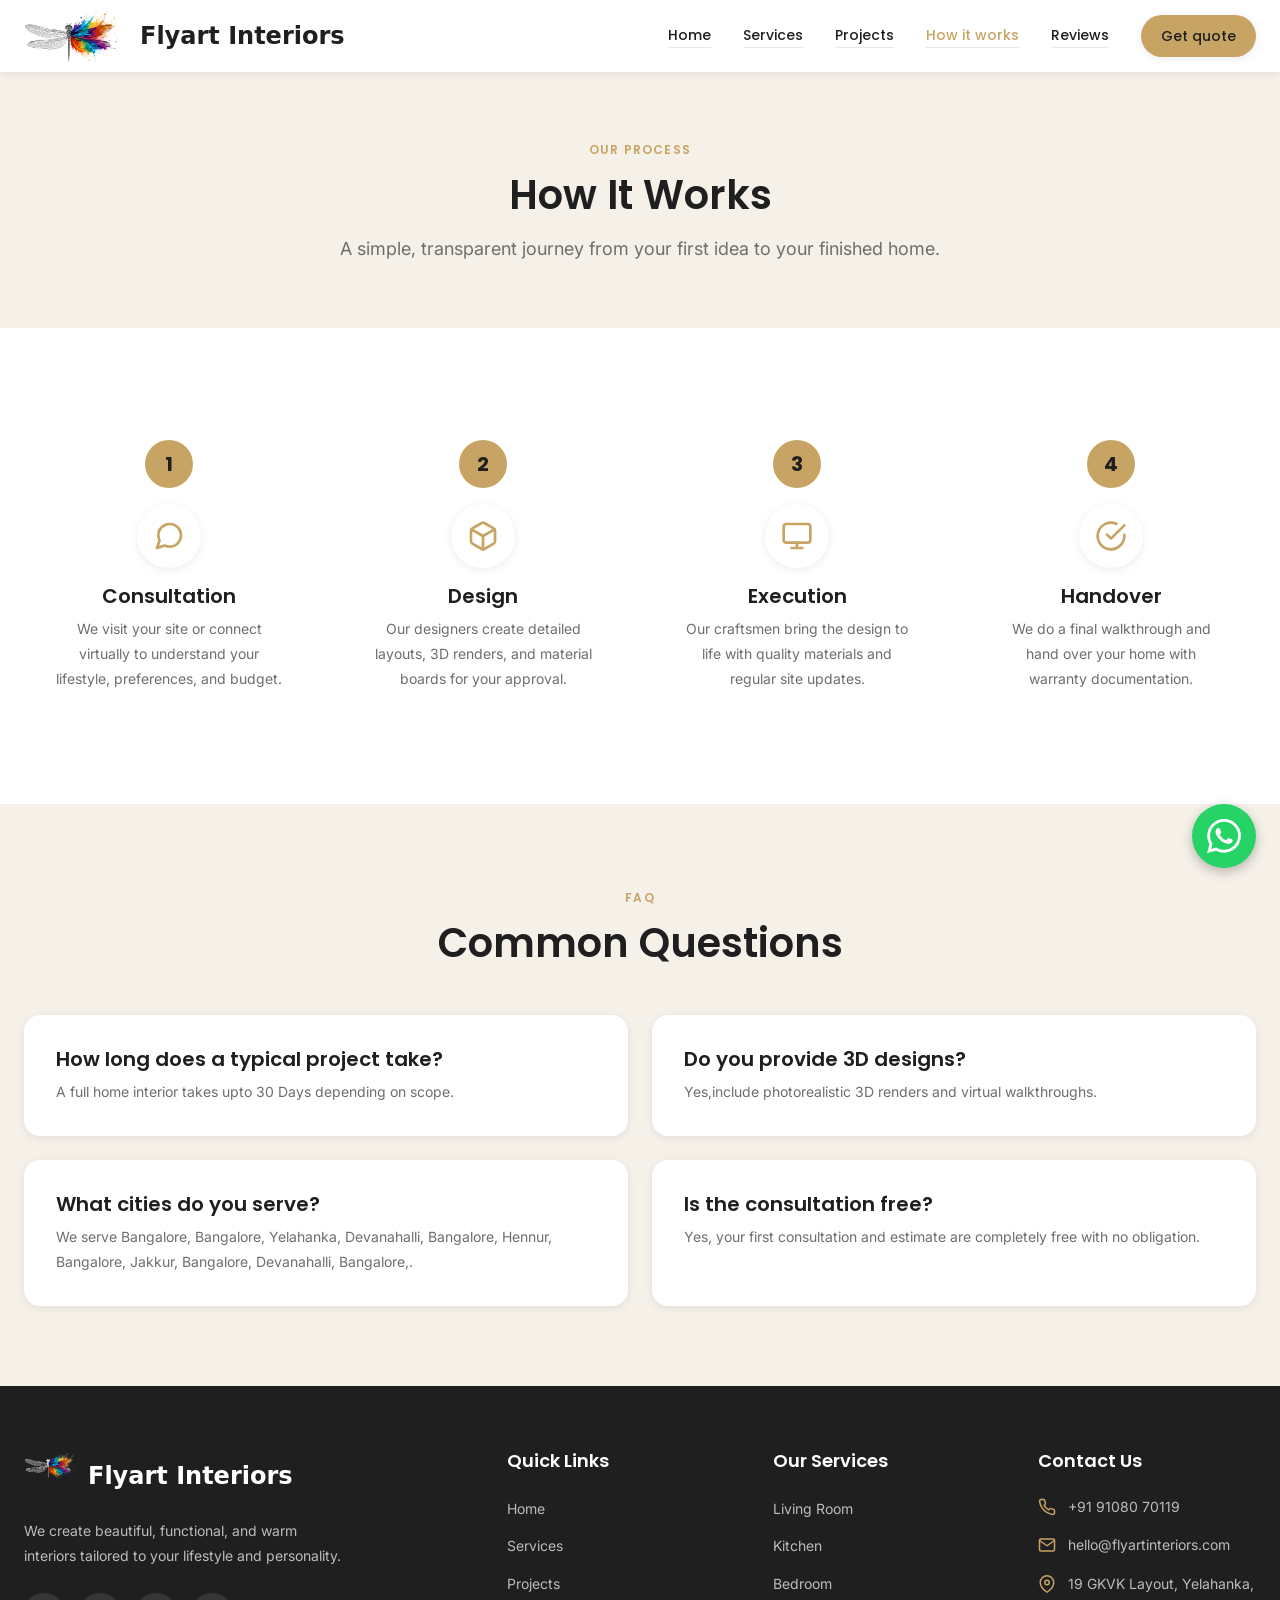
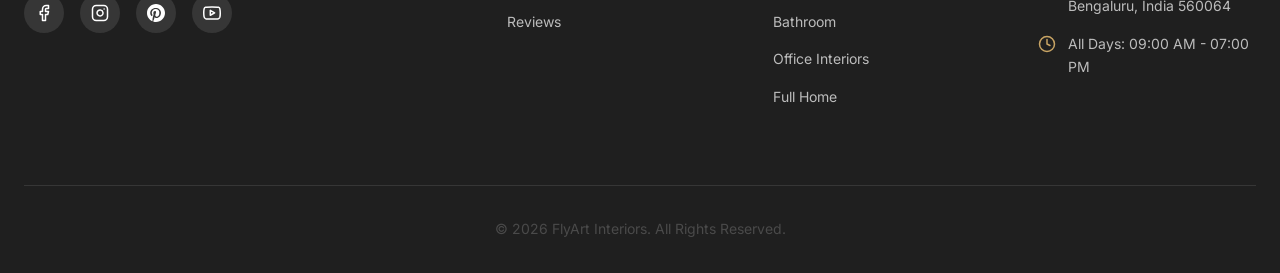
<file: how-it-works.html>
<!DOCTYPE html>
<html lang="en">
<head>
  <meta charset="UTF-8">
  <meta name="viewport" content="width=device-width, initial-scale=1.0">
  <meta name="description" content="Learn how FlyArt Interiors works - from consultation to design, execution, and handover.">
  <title>How It Works | FlyArt Interiors</title>
  <link rel="stylesheet" href="css/main.css">
  <link rel="icon" type="image/svg+xml" href="images/favicon.svg">
</head>
<body>
  <header class="navbar">
    <div class="container">
      <a href="index.html" class="logo" aria-label="FlyArt Interiors home">
        <img src="images/flyartlogo.svg" alt="FlyArt Interiors logo" class="logo-img"> <span class="logo-text"> Flyart Interiors</span>
      </a>
      <nav aria-label="Main navigation">
        <a href="index.html#lead-form" class="btn btn-primary btn-small nav-cta-mobile">Get quote</a>
        <button class="nav-toggle" aria-label="Toggle menu" aria-expanded="false" aria-controls="nav-menu"><span></span><span></span><span></span></button>
        <div class="nav-menu" id="nav-menu">
          <a href="index.html">Home</a>
          <a href="services.html">Services</a>
          <a href="projects.html">Projects</a>
          <a href="how-it-works.html" class="active">How it works</a>
          <a href="reviews.html">Reviews</a>
          <a href="index.html#lead-form" class="btn btn-primary btn-small nav-cta">Get quote</a>
        </div>
      </nav>
    </div>
  </header>

  <main>
    <section class="page-header">
      <div class="container">
        <span class="section-label">Our Process</span>
        <h1 class="page-header-title">How It Works</h1>
        <p class="page-header-subtitle">A simple, transparent journey from your first idea to your finished home.</p>
      </div>
    </section>

    <section class="section section-white">
      <div class="container">
        <div class="process-steps grid grid-4">
          <div class="step-card fade-in">
            <div class="step-number">1</div>
            <div class="step-icon"><svg xmlns="http://www.w3.org/2000/svg" viewBox="0 0 24 24" fill="none" stroke="currentColor" stroke-width="2" stroke-linecap="round" stroke-linejoin="round"><path d="M21 11.5a8.38 8.38 0 0 1-.9 3.8 8.5 8.5 0 0 1-7.6 4.7 8.38 8.38 0 0 1-3.8-.9L3 21l1.9-5.7a8.38 8.38 0 0 1-.9-3.8 8.5 8.5 0 0 1 4.7-7.6 8.38 8.38 0 0 1 3.8-.9h.5a8.48 8.48 0 0 1 8 8v.5z"></path></svg></div>
            <h3 class="step-title">Consultation</h3>
            <p class="step-text">We visit your site or connect virtually to understand your lifestyle, preferences, and budget.</p>
          </div>
          <div class="step-card fade-in">
            <div class="step-number">2</div>
            <div class="step-icon"><svg xmlns="http://www.w3.org/2000/svg" viewBox="0 0 24 24" fill="none" stroke="currentColor" stroke-width="2" stroke-linecap="round" stroke-linejoin="round"><path d="M21 16V8a2 2 0 0 0-1-1.73l-7-4a2 2 0 0 0-2 0l-7 4A2 2 0 0 0 3 8v8a2 2 0 0 0 1 1.73l7 4a2 2 0 0 0 2 0l7-4A2 2 0 0 0 21 16z"></path><polyline points="3.27 6.96 12 12.01 20.73 6.96"></polyline><line x1="12" y1="22.08" x2="12" y2="12"></line></svg></div>
            <h3 class="step-title">Design</h3>
            <p class="step-text">Our designers create detailed layouts, 3D renders, and material boards for your approval.</p>
          </div>
          <div class="step-card fade-in">
            <div class="step-number">3</div>
            <div class="step-icon"><svg xmlns="http://www.w3.org/2000/svg" viewBox="0 0 24 24" fill="none" stroke="currentColor" stroke-width="2" stroke-linecap="round" stroke-linejoin="round"><rect x="2" y="3" width="20" height="14" rx="2" ry="2"></rect><line x1="8" y1="21" x2="16" y2="21"></line><line x1="12" y1="17" x2="12" y2="21"></line></svg></div>
            <h3 class="step-title">Execution</h3>
            <p class="step-text">Our craftsmen bring the design to life with quality materials and regular site updates.</p>
          </div>
          <div class="step-card fade-in">
            <div class="step-number">4</div>
            <div class="step-icon"><svg xmlns="http://www.w3.org/2000/svg" viewBox="0 0 24 24" fill="none" stroke="currentColor" stroke-width="2" stroke-linecap="round" stroke-linejoin="round"><path d="M22 11.08V12a10 10 0 1 1-5.93-9.14"></path><polyline points="22 4 12 14.01 9 11.01"></polyline></svg></div>
            <h3 class="step-title">Handover</h3>
            <p class="step-text">We do a final walkthrough and hand over your home with warranty documentation.</p>
          </div>
        </div>
      </div>
    </section>

    <section class="section section-cream">
      <div class="container">
        <div class="section-header fade-in">
          <span class="section-label">FAQ</span>
          <h2 class="section-title">Common Questions</h2>
        </div>
        <div class="grid grid-2">
          <div class="card fade-in" style="padding: var(--space-xl);"><h4 class="card-title">How long does a typical project take?</h4><p class="card-text">A full home interior takes upto 30 Days depending on scope.</p></div>
          <div class="card fade-in" style="padding: var(--space-xl);"><h4 class="card-title">Do you provide 3D designs?</h4><p class="card-text">Yes,include photorealistic 3D renders and virtual walkthroughs.</p></div>
          <div class="card fade-in" style="padding: var(--space-xl);"><h4 class="card-title">What cities do you serve?</h4><p class="card-text">We serve Bangalore, Bangalore, Yelahanka, Devanahalli, Bangalore, Hennur, Bangalore, Jakkur, Bangalore, Devanahalli, Bangalore,.</p></div>
          <div class="card fade-in" style="padding: var(--space-xl);"><h4 class="card-title">Is the consultation free?</h4><p class="card-text">Yes, your first consultation and estimate are completely free with no obligation.</p></div>
        </div>
      </div>
    </section>
  </main>

  <footer class="footer">
    <div class="container">
      <div class="footer-grid">
        <div class="footer-brand">
          <a href="index.html" class="logo" aria-label="FlyArt Interiors home"><img src="images/flyartlogo footer.svg" alt="FlyArt Interiors logo" class="logo-img"> <span class="logo-text"> Flyart Interiors</span></a>
          <p>We create beautiful, functional, and warm interiors tailored to your lifestyle and personality.</p>
          <div class="footer-social">
            <a href="https://www.facebook.com/flyartinteriors" target="_blank" aria-label="Facebook"><svg xmlns="http://www.w3.org/2000/svg" viewBox="0 0 24 24" fill="none" stroke="currentColor" stroke-width="2" stroke-linecap="round" stroke-linejoin="round"><path d="M18 2h-3a5 5 0 0 0-5 5v3H7v4h3v8h4v-8h3l1-4h-4V7a1 1 0 0 1 1-1h3z"></path></svg></a>
            <a href="https://www.instagram.com/flyartinteriors" target="_blank" aria-label="Instagram"><svg xmlns="http://www.w3.org/2000/svg" viewBox="0 0 24 24" fill="none" stroke="currentColor" stroke-width="2" stroke-linecap="round" stroke-linejoin="round"><rect x="2" y="2" width="20" height="20" rx="5" ry="5"></rect><path d="M16 11.37A4 4 0 1 1 12.63 8 4 4 0 0 1 16 11.37z"></path><line x1="17.5" y1="6.5" x2="17.51" y2="6.5"></line></svg></a>
            <a href="https://www.pinterest.com/flyartinteriors" target="_blank" aria-label="Pinterest">
              <svg xmlns="http://www.w3.org/2000/svg" viewBox="0 0 24 24" fill="currentColor" aria-hidden="true">
                <path d="M12 0C5.373 0 0 5.373 0 12c0 4.99 3.072 9.263 7.405 11.043-.102-.94-.195-2.383.041-3.411.213-.914 1.371-5.83 1.371-5.83s-.349-.697-.349-1.726c0-1.616.937-2.824 2.103-2.824.993 0 1.473.745 1.473 1.639 0 .999-.637 2.491-.966 3.876-.275 1.158.584 2.102 1.736 2.102 2.084 0 3.685-2.197 3.685-5.364 0-2.803-2.014-4.76-4.888-4.76-3.333 0-5.29 2.5-5.29 5.078 0 1.003.387 2.082.871 2.667.096.116.109.22.081.337-.088.37-.285 1.158-.323 1.32-.05.217-.162.264-.375.159-1.398-.653-2.272-2.687-2.272-4.33 0-3.523 2.561-6.764 7.388-6.764 3.88 0 6.896 2.784 6.896 6.5 0 3.872-2.444 6.987-5.84 6.987-1.14 0-2.214-.604-2.579-1.312l-.7 2.67c-.254.958-.945 2.154-1.408 2.88C9.759 23.79 10.858 24 12 24c6.627 0 12-5.373 12-12S18.627 0 12 0z"/>
              </svg>
            </a>
            <a href="https://www.youtube.com/@flyartinteriors" target="_blank" aria-label="YouTube"><svg xmlns="http://www.w3.org/2000/svg" viewBox="0 0 24 24" fill="none" stroke="currentColor" stroke-width="2" stroke-linecap="round" stroke-linejoin="round"><path d="M22.54 6.42a2.78 2.78 0 0 0-1.94-2C18.88 4 12 4 12 4s-6.88 0-8.6.46a2.78 2.78 0 0 0-1.94 2A29 29 0 0 0 1 11.75a29 29 0 0 0 .46 5.33A2.78 2.78 0 0 0 3.4 19.54c1.72.46 8.6.46 8.6.46s6.88 0 8.6-.46a2.78 2.78 0 0 0 1.94-2 29 29 0 0 0 .46-5.25 29 29 0 0 0-.46-5.33z"></path><polygon points="9.75 15.02 15.5 11.75 9.75 8.48 9.75 15.02"></polygon></svg></a>
          </div>
        </div>
        <div><h4 class="footer-title">Quick Links</h4><ul class="footer-links"><li><a href="index.html">Home</a></li><li><a href="services.html">Services</a></li><li><a href="projects.html">Projects</a></li><li><a href="reviews.html">Reviews</a></li></ul></div>
        <div><h4 class="footer-title">Our Services</h4><ul class="footer-links"><li><a href="services.html">Living Room</a></li><li><a href="services.html">Kitchen</a></li><li><a href="services.html">Bedroom</a></li><li><a href="services.html">Bathroom</a></li><li><a href="services.html">Office Interiors</a></li><li><a href="services.html">Full Home</a></li></ul></div>
        <div><h4 class="footer-title">Contact Us</h4><ul class="footer-contact"><li><svg xmlns="http://www.w3.org/2000/svg" viewBox="0 0 24 24" fill="none" stroke="currentColor" stroke-width="2" stroke-linecap="round" stroke-linejoin="round"><path d="M22 16.92v3a2 2 0 0 1-2.18 2 19.79 19.79 0 0 1-8.63-3.07 19.5 19.5 0 0 1-6-6 19.79 19.79 0 0 1-3.07-8.67A2 2 0 0 1 4.11 2h3a2 2 0 0 1 2 1.72 12.84 12.84 0 0 0 .7 2.81 2 2 0 0 1-.45 2.11L8.09 9.91a16 16 0 0 0 6 6l1.27-1.27a2 2 0 0 1 2.11-.45 12.84 12.84 0 0 0 2.81.7A2 2 0 0 1 22 16.92z"></path></svg> +91 91080 70119</li><li><svg xmlns="http://www.w3.org/2000/svg" viewBox="0 0 24 24" fill="none" stroke="currentColor" stroke-width="2" stroke-linecap="round" stroke-linejoin="round"><path d="M4 4h16c1.1 0 2 .9 2 2v12c0 1.1-.9 2-2 2H4c-1.1 0-2-.9-2-2V6c0-1.1.9-2 2-2z"></path><polyline points="22,6 12,13 2,6"></polyline></svg> hello@flyartinteriors.com</li><li><svg xmlns="http://www.w3.org/2000/svg" viewBox="0 0 24 24" fill="none" stroke="currentColor" stroke-width="2" stroke-linecap="round" stroke-linejoin="round"><path d="M21 10c0 7-9 13-9 13s-9-6-9-13a9 9 0 0 1 18 0z"></path><circle cx="12" cy="10" r="3"></circle></svg> 19 GKVK Layout, Yelahanka, Bengaluru, India 560064</li><li><svg xmlns="http://www.w3.org/2000/svg" viewBox="0 0 24 24" fill="none" stroke="currentColor" stroke-width="2" stroke-linecap="round" stroke-linejoin="round"><circle cx="12" cy="12" r="10"></circle><polyline points="12 6 12 12 16 14"></polyline></svg> All Days: 09:00 AM - 07:00 PM</li></ul></div>
      </div>
      <div class="footer-bottom"><p>&copy; 2026 FlyArt Interiors. All Rights Reserved.</p></div>
    </div>
  </footer>

  <script type="module" src="js/main.js"></script>
</body>
</html>
</file>
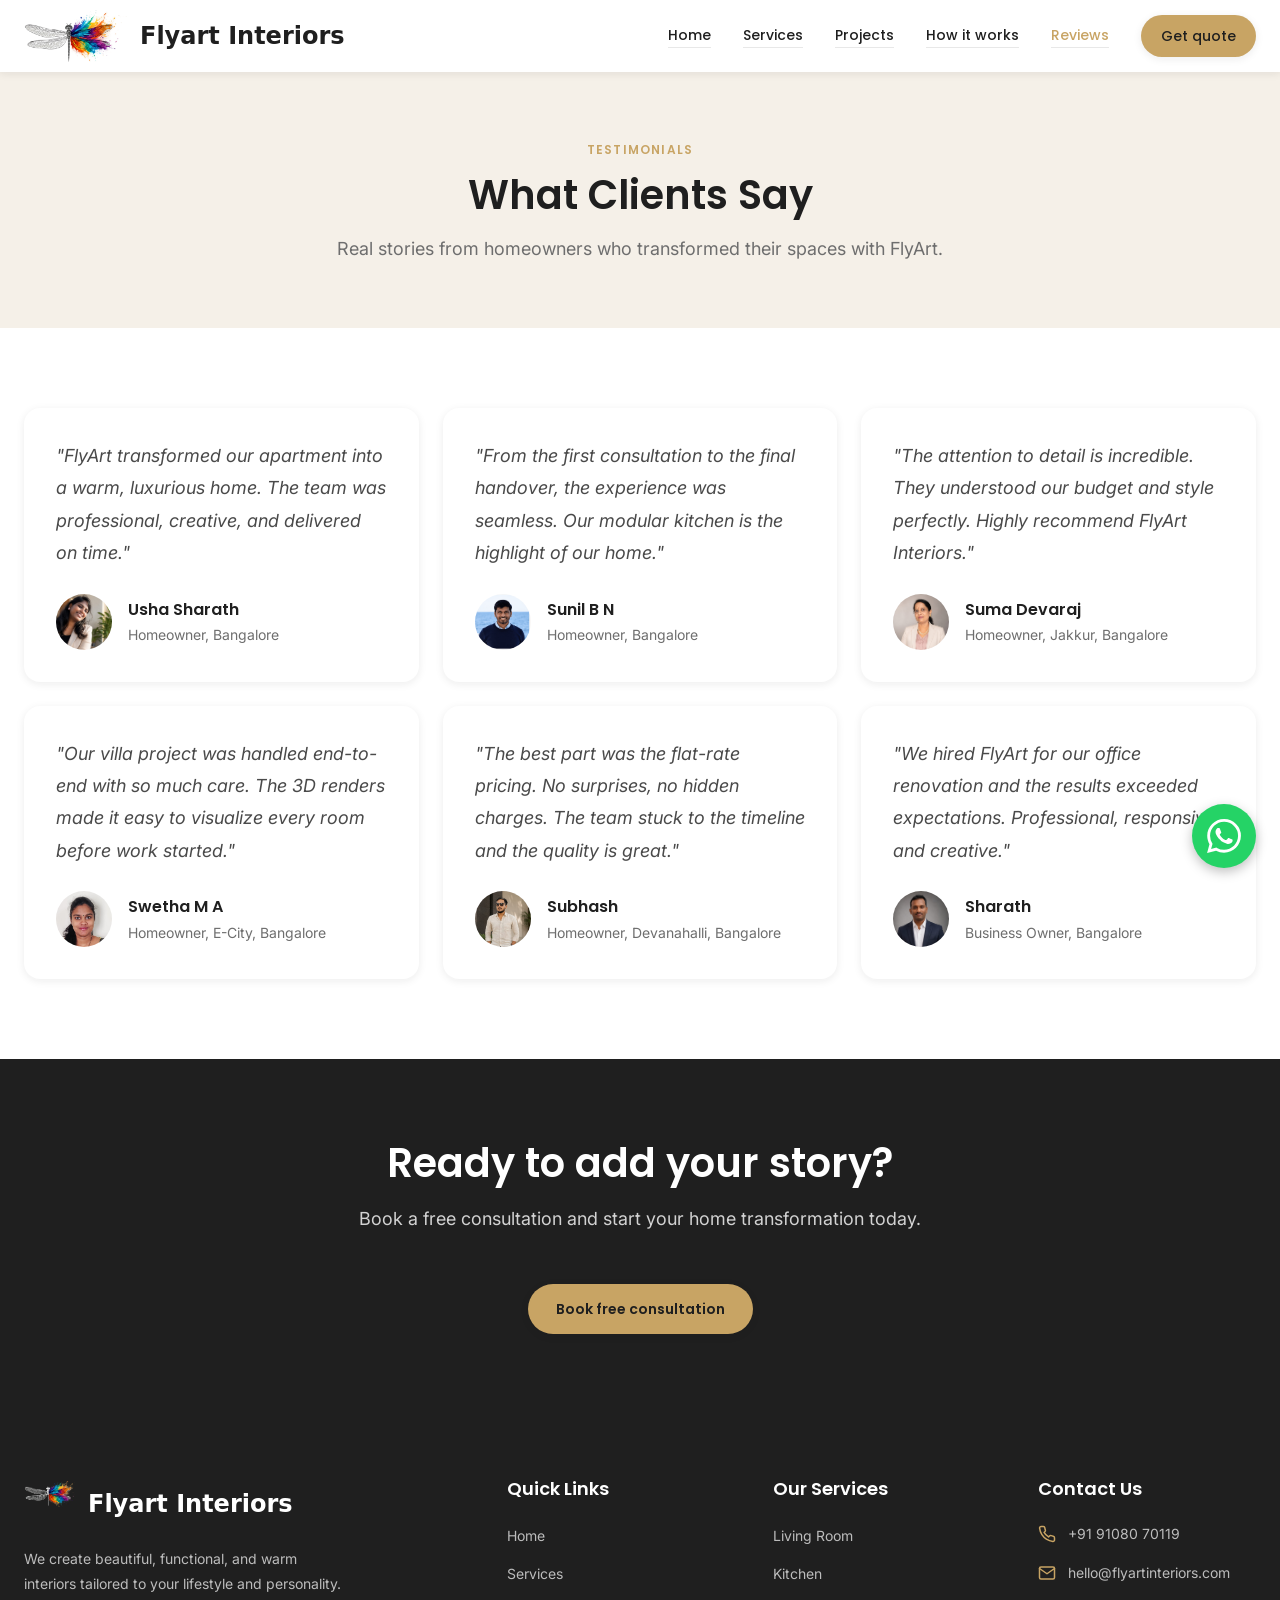
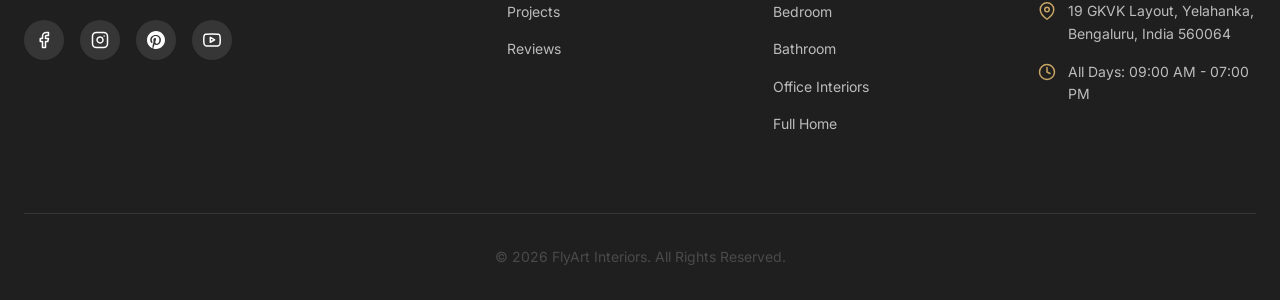
<file: reviews.html>
<!DOCTYPE html>
<html lang="en">
<head>
  <meta charset="UTF-8">
  <meta name="viewport" content="width=device-width, initial-scale=1.0">
  <meta name="description" content="Read reviews and testimonials from happy FlyArt Interiors clients across India.">
  <title>Reviews | FlyArt Interiors</title>
  <link rel="stylesheet" href="css/main.css">
  <link rel="icon" type="image/svg+xml" href="images/favicon.svg">
</head>
<body>
  <header class="navbar">
    <div class="container">
      <a href="index.html" class="logo" aria-label="FlyArt Interiors home">
        <img src="images/flyartlogo.svg" alt="FlyArt Interiors logo" class="logo-img"> <span class="logo-text"> Flyart Interiors</span>
      </a>
      <nav aria-label="Main navigation">
        <a href="index.html#lead-form" class="btn btn-primary btn-small nav-cta-mobile">Get quote</a>
        <button class="nav-toggle" aria-label="Toggle menu" aria-expanded="false" aria-controls="nav-menu"><span></span><span></span><span></span></button>
        <div class="nav-menu" id="nav-menu">
          <a href="index.html">Home</a>
          <a href="services.html">Services</a>
          <a href="projects.html">Projects</a>
          <a href="how-it-works.html">How it works</a>
          <a href="reviews.html" class="active">Reviews</a>
          <a href="index.html#lead-form" class="btn btn-primary btn-small nav-cta">Get quote</a>
        </div>
      </nav>
    </div>
  </header>

  <main>
    <section class="page-header">
      <div class="container">
        <span class="section-label">Testimonials</span>
        <h1 class="page-header-title">What Clients Say</h1>
        <p class="page-header-subtitle">Real stories from homeowners who transformed their spaces with FlyArt.</p>
      </div>
    </section>

    <section class="section section-white">
      <div class="container">
        <div class="grid grid-3">
          <div class="testimonial-card fade-in">
            <p class="testimonial-quote">"FlyArt transformed our apartment into a warm, luxurious home. The team was professional, creative, and delivered on time."</p>
            <div class="testimonial-author">
              <img class="testimonial-avatar" src="/images/usha_sharath.jpeg" alt="Usha Sharath">
              <div><div class="testimonial-name">Usha Sharath</div><div class="testimonial-role">Homeowner, Bangalore</div></div>
            </div>
          </div>
          <div class="testimonial-card fade-in">
            <p class="testimonial-quote">"From the first consultation to the final handover, the experience was seamless. Our modular kitchen is the highlight of our home."</p>
            <div class="testimonial-author">
              <img class="testimonial-avatar" src="/images/sunil_bn.png" alt="Sunil B N">
              <div><div class="testimonial-name">Sunil B N</div><div class="testimonial-role">Homeowner, Bangalore</div></div>
            </div>
          </div>
          <div class="testimonial-card fade-in">
            <p class="testimonial-quote">"The attention to detail is incredible. They understood our budget and style perfectly. Highly recommend FlyArt Interiors."</p>
            <div class="testimonial-author">
              <img class="testimonial-avatar" src="/images/Suma Devaraj.jpeg" alt="Suma Devaraj">
              <div><div class="testimonial-name">Suma Devaraj</div><div class="testimonial-role">Homeowner, Jakkur, Bangalore</div></div>
            </div>
          </div>
          <div class="testimonial-card fade-in">
            <p class="testimonial-quote">"Our villa project was handled end-to-end with so much care. The 3D renders made it easy to visualize every room before work started."</p>
            <div class="testimonial-author">
              <img class="testimonial-avatar" src="/images/Swetha MA.jpeg" alt="Swetha M A">
              <div><div class="testimonial-name">Swetha M A</div><div class="testimonial-role">Homeowner, E-City, Bangalore</div></div>
            </div>
          </div>
          <div class="testimonial-card fade-in">
            <p class="testimonial-quote">"The best part was the flat-rate pricing. No surprises, no hidden charges. The team stuck to the timeline and the quality is great."</p>
            <div class="testimonial-author">
              <img class="testimonial-avatar" src="/images/subhash.jpg" alt="Subhash">
              <div><div class="testimonial-name">Subhash</div><div class="testimonial-role">Homeowner, Devanahalli, Bangalore</div></div>
            </div>
          </div>
          <div class="testimonial-card fade-in">
            <p class="testimonial-quote">"We hired FlyArt for our office renovation and the results exceeded expectations. Professional, responsive, and creative."</p>
            <div class="testimonial-author">
              <img class="testimonial-avatar" src="/images/sharath.jpg" alt="Sharath">
              <div><div class="testimonial-name">Sharath</div><div class="testimonial-role">Business Owner, Bangalore</div></div>
            </div>
          </div>
        </div>
      </div>
    </section>

    <section class="section section-dark">
      <div class="container text-center">
        <h2 class="section-title fade-in">Ready to add your story?</h2>
        <p class="section-subtitle fade-in" style="color: rgba(255,255,255,0.8);">Book a free consultation and start your home transformation today.</p>
        <a href="index.html#lead-form" class="btn btn-primary fade-in" style="margin-top: var(--space-xl);">Book free consultation</a>
      </div>
    </section>
  </main>

  <footer class="footer">
    <div class="container">
      <div class="footer-grid">
        <div class="footer-brand">
          <a href="index.html" class="logo" aria-label="FlyArt Interiors home"><img src="images/flyartlogo footer.svg" alt="FlyArt Interiors logo" class="logo-img"> <span class="logo-text"> Flyart Interiors</span></a>
          <p>We create beautiful, functional, and warm interiors tailored to your lifestyle and personality.</p>
          <div class="footer-social">
            <a href="https://www.facebook.com/flyartinteriors" target="_blank" aria-label="Facebook"><svg xmlns="http://www.w3.org/2000/svg" viewBox="0 0 24 24" fill="none" stroke="currentColor" stroke-width="2" stroke-linecap="round" stroke-linejoin="round"><path d="M18 2h-3a5 5 0 0 0-5 5v3H7v4h3v8h4v-8h3l1-4h-4V7a1 1 0 0 1 1-1h3z"></path></svg></a>
            <a href="https://www.instagram.com/flyartinteriors" target="_blank" aria-label="Instagram"><svg xmlns="http://www.w3.org/2000/svg" viewBox="0 0 24 24" fill="none" stroke="currentColor" stroke-width="2" stroke-linecap="round" stroke-linejoin="round"><rect x="2" y="2" width="20" height="20" rx="5" ry="5"></rect><path d="M16 11.37A4 4 0 1 1 12.63 8 4 4 0 0 1 16 11.37z"></path><line x1="17.5" y1="6.5" x2="17.51" y2="6.5"></line></svg></a>
            <a href="https://www.pinterest.com/flyartinteriors" target="_blank" aria-label="Pinterest">
              <svg xmlns="http://www.w3.org/2000/svg" viewBox="0 0 24 24" fill="currentColor" aria-hidden="true">
                <path d="M12 0C5.373 0 0 5.373 0 12c0 4.99 3.072 9.263 7.405 11.043-.102-.94-.195-2.383.041-3.411.213-.914 1.371-5.83 1.371-5.83s-.349-.697-.349-1.726c0-1.616.937-2.824 2.103-2.824.993 0 1.473.745 1.473 1.639 0 .999-.637 2.491-.966 3.876-.275 1.158.584 2.102 1.736 2.102 2.084 0 3.685-2.197 3.685-5.364 0-2.803-2.014-4.76-4.888-4.76-3.333 0-5.29 2.5-5.29 5.078 0 1.003.387 2.082.871 2.667.096.116.109.22.081.337-.088.37-.285 1.158-.323 1.32-.05.217-.162.264-.375.159-1.398-.653-2.272-2.687-2.272-4.33 0-3.523 2.561-6.764 7.388-6.764 3.88 0 6.896 2.784 6.896 6.5 0 3.872-2.444 6.987-5.84 6.987-1.14 0-2.214-.604-2.579-1.312l-.7 2.67c-.254.958-.945 2.154-1.408 2.88C9.759 23.79 10.858 24 12 24c6.627 0 12-5.373 12-12S18.627 0 12 0z"/>
              </svg>
            </a>
            <a href="https://www.youtube.com/@flyartinteriors" target="_blank" aria-label="YouTube"><svg xmlns="http://www.w3.org/2000/svg" viewBox="0 0 24 24" fill="none" stroke="currentColor" stroke-width="2" stroke-linecap="round" stroke-linejoin="round"><path d="M22.54 6.42a2.78 2.78 0 0 0-1.94-2C18.88 4 12 4 12 4s-6.88 0-8.6.46a2.78 2.78 0 0 0-1.94 2A29 29 0 0 0 1 11.75a29 29 0 0 0 .46 5.33A2.78 2.78 0 0 0 3.4 19.54c1.72.46 8.6.46 8.6.46s6.88 0 8.6-.46a2.78 2.78 0 0 0 1.94-2 29 29 0 0 0 .46-5.25 29 29 0 0 0-.46-5.33z"></path><polygon points="9.75 15.02 15.5 11.75 9.75 8.48 9.75 15.02"></polygon></svg></a>
          </div>
        </div>
        <div><h4 class="footer-title">Quick Links</h4><ul class="footer-links"><li><a href="index.html">Home</a></li><li><a href="services.html">Services</a></li><li><a href="projects.html">Projects</a></li><li><a href="reviews.html">Reviews</a></li></ul></div>
        <div><h4 class="footer-title">Our Services</h4><ul class="footer-links"><li><a href="services.html">Living Room</a></li><li><a href="services.html">Kitchen</a></li><li><a href="services.html">Bedroom</a></li><li><a href="services.html">Bathroom</a></li><li><a href="services.html">Office Interiors</a></li><li><a href="services.html">Full Home</a></li></ul></div>
        <div><h4 class="footer-title">Contact Us</h4><ul class="footer-contact"><li><svg xmlns="http://www.w3.org/2000/svg" viewBox="0 0 24 24" fill="none" stroke="currentColor" stroke-width="2" stroke-linecap="round" stroke-linejoin="round"><path d="M22 16.92v3a2 2 0 0 1-2.18 2 19.79 19.79 0 0 1-8.63-3.07 19.5 19.5 0 0 1-6-6 19.79 19.79 0 0 1-3.07-8.67A2 2 0 0 1 4.11 2h3a2 2 0 0 1 2 1.72 12.84 12.84 0 0 0 .7 2.81 2 2 0 0 1-.45 2.11L8.09 9.91a16 16 0 0 0 6 6l1.27-1.27a2 2 0 0 1 2.11-.45 12.84 12.84 0 0 0 2.81.7A2 2 0 0 1 22 16.92z"></path></svg> +91 91080 70119</li><li><svg xmlns="http://www.w3.org/2000/svg" viewBox="0 0 24 24" fill="none" stroke="currentColor" stroke-width="2" stroke-linecap="round" stroke-linejoin="round"><path d="M4 4h16c1.1 0 2 .9 2 2v12c0 1.1-.9 2-2 2H4c-1.1 0-2-.9-2-2V6c0-1.1.9-2 2-2z"></path><polyline points="22,6 12,13 2,6"></polyline></svg> hello@flyartinteriors.com</li><li><svg xmlns="http://www.w3.org/2000/svg" viewBox="0 0 24 24" fill="none" stroke="currentColor" stroke-width="2" stroke-linecap="round" stroke-linejoin="round"><path d="M21 10c0 7-9 13-9 13s-9-6-9-13a9 9 0 0 1 18 0z"></path><circle cx="12" cy="10" r="3"></circle></svg> 19 GKVK Layout, Yelahanka, Bengaluru, India 560064</li><li><svg xmlns="http://www.w3.org/2000/svg" viewBox="0 0 24 24" fill="none" stroke="currentColor" stroke-width="2" stroke-linecap="round" stroke-linejoin="round"><circle cx="12" cy="12" r="10"></circle><polyline points="12 6 12 12 16 14"></polyline></svg> All Days: 09:00 AM - 07:00 PM</li></ul></div>
      </div>
      <div class="footer-bottom"><p>&copy; 2026 FlyArt Interiors. All Rights Reserved.</p></div>
    </div>
  </footer>

  <script type="module" src="js/main.js"></script>
</body>
</html>
</file>
<file: css/main.css>
@import url('variables.css');
@import url('base.css');
@import url('layout.css');
@import url('components.css');
@import url('responsive.css');
</file>
